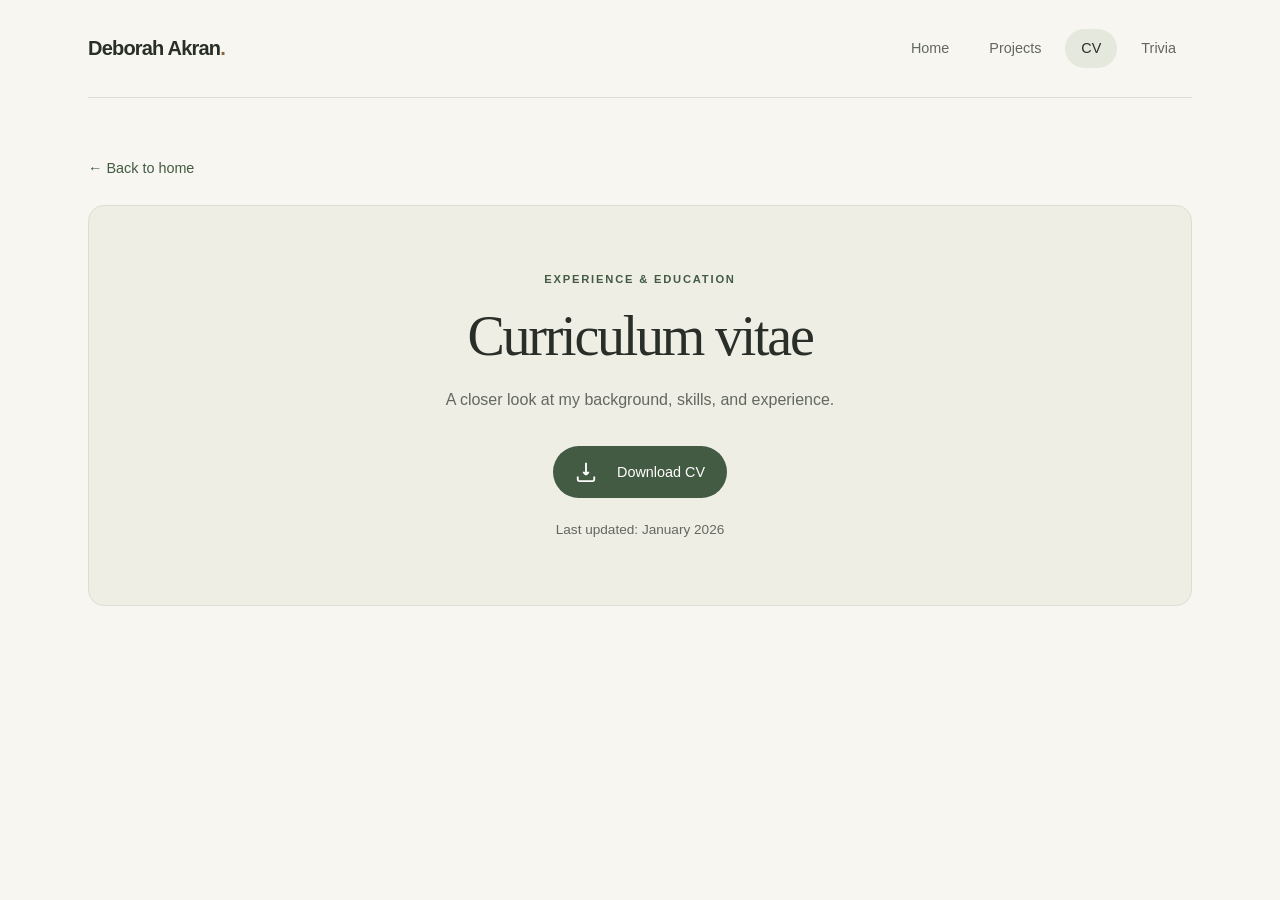
<file: cv.html>
<!DOCTYPE html>
<html lang="en">
<head>
    <meta charset="UTF-8">
    <meta name="viewport" content="width=device-width, initial-scale=1.0">
    <title>CV - Deborah Akran</title>
    <link rel="stylesheet" href="styles.css">
</head>
<body>
    <div class="container">
        <nav aria-label="Main navigation">
            <a href="index.html" class="name-title">Deborah Akran<span class="brand-dot">.</span></a>
            <div class="nav-links">
                <a href="index.html">Home</a>
                <a href="projects.html">Projects</a>
                <a href="cv.html" aria-current="page">CV</a>
                <a href="trivia.html">Trivia</a>
            </div>
        </nav>

        <a class="back-link" href="index.html">&larr; Back to home</a>

        <main id="cv" class="cv-section">
            <p class="eyebrow">Experience &amp; education</p>
            <h1 class="page-title">Curriculum vitae</h1>
            <p class="cv-intro">A closer look at my background, skills, and experience.</p>
            <a href="files/AkranDeborahRes.pdf" class="cv-download-button" download>
                <svg class="cv-icon" viewBox="0 0 24 24" fill="none" stroke="currentColor" stroke-width="2">
                    <path d="M12 2v13m0 0l-3-3m3 3l3-3M3 17v3a2 2 0 002 2h14a2 2 0 002-2v-3"/>
                </svg>
                Download CV
            </a>
            <p class="cv-description">Last updated: January 2026</p>
        </main>
    </div>
</body>
</html>
</file>
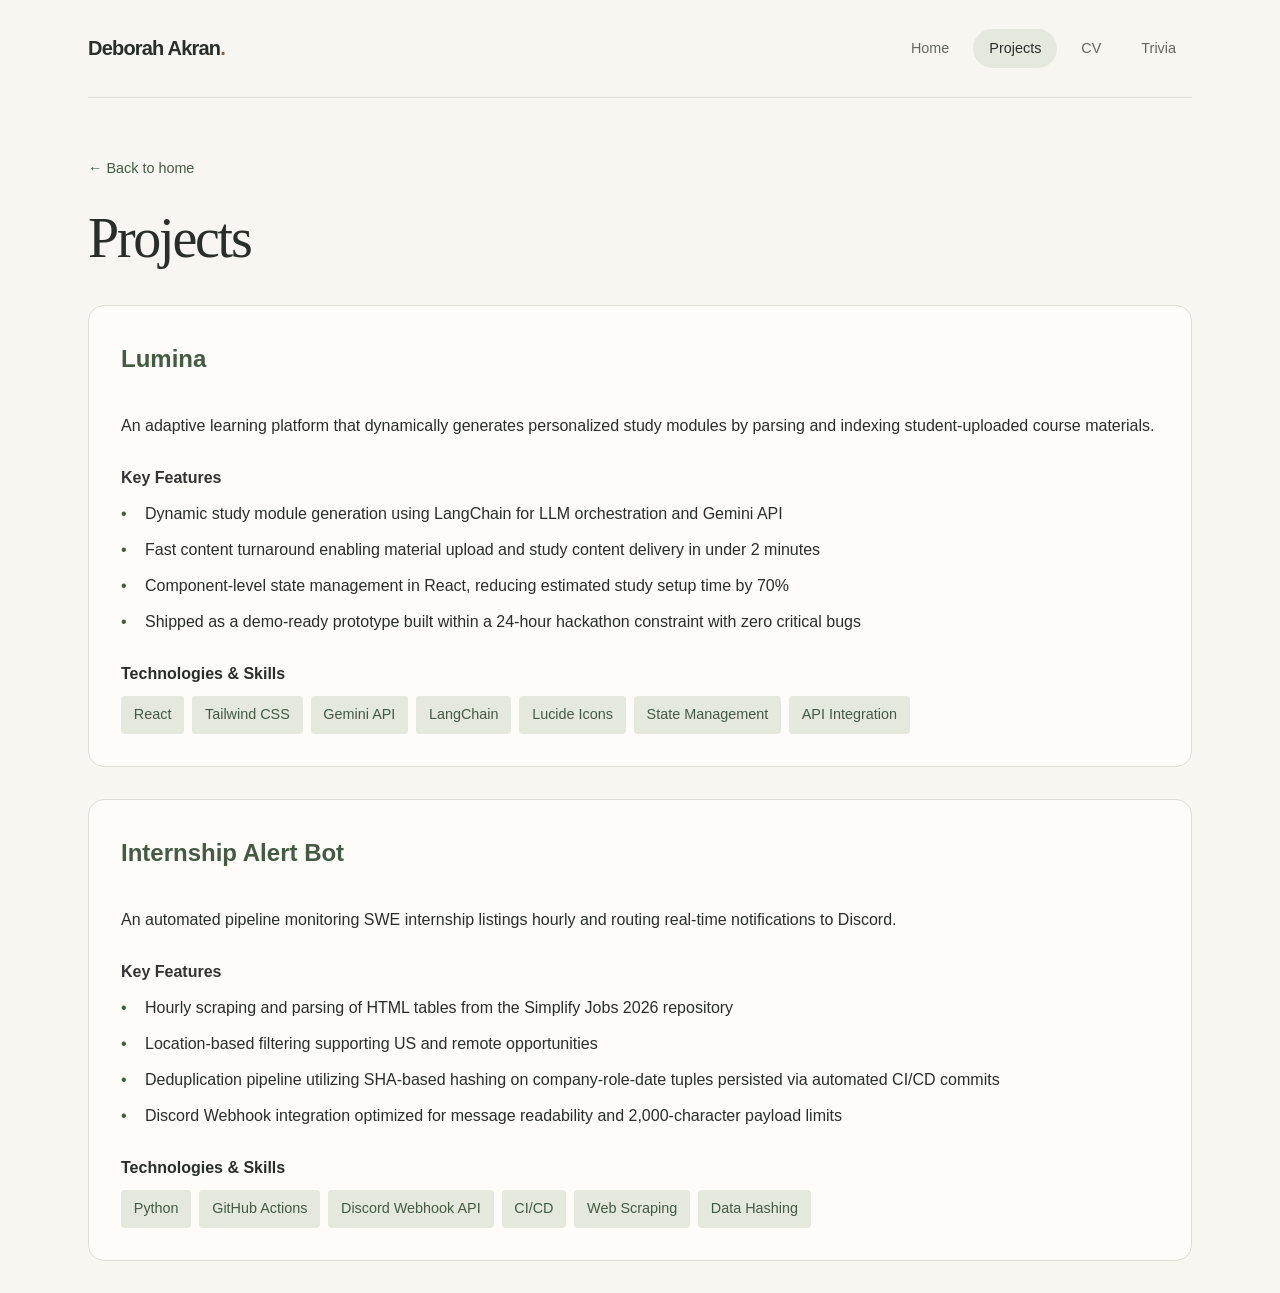
<file: projects.html>
<!DOCTYPE html>
<html lang="en">
<head>
    <meta charset="UTF-8">
    <meta name="viewport" content="width=device-width, initial-scale=1.0">
    <title>Projects - Academic Portfolio</title>
    <style>
        * {
            margin: 0;
            padding: 0;
            box-sizing: border-box;
            font-family: 'Segoe UI', Tahoma, Geneva, Verdana, sans-serif;
        }

        body {
            background-color: #ffffff;
            color: #333;
            line-height: 1.6;
        }

        .container {
            max-width: 1200px;
            margin: 0 auto;
            padding: 2rem;
        }

        .project-card {
            background: #f8f9fa;
            border-radius: 8px;
            padding: 2rem;
            margin-bottom: 2rem;
            transition: transform 0.3s ease;
            border: 1px solid #e9ecef;
        }

        .project-card:hover {
            transform: translateY(-5px);
            box-shadow: 0 4px 12px rgba(0,0,0,0.1);
        }

        .project-title {
            font-size: 1.5rem;
            color: #2196F3;
            margin-bottom: 1rem;
        }

        .project-description {
            margin-bottom: 1.5rem;
        }

        .key-features {
            margin-bottom: 1.5rem;
        }

        .key-features h4 {
            margin-bottom: 0.5rem;
            color: #333;
        }

        .key-features ul {
            list-style-type: none;
            padding-left: 0;
        }

        .key-features li {
            margin-bottom: 0.5rem;
            padding-left: 1.5rem;
            position: relative;
        }

        .key-features li::before {
            content: "•";
            color: #2196F3;
            position: absolute;
            left: 0;
        }

        .skills-section {
            margin-top: 1.5rem;
        }

        .skills-grid {
            display: flex;
            flex-wrap: wrap;
            gap: 0.5rem;
            margin-top: 0.5rem;
        }

        .skill-tag {
            background: #e3f2fd;
            color: #1976d2;
            padding: 0.4rem 0.8rem;
            border-radius: 4px;
            font-size: 0.9rem;
            font-weight: 500;
        }

        h2 {
            font-size: 2rem;
            color: #333;
            margin-bottom: 2rem;
        }

        .project-header {
            display: flex;
            align-items: center;
            gap: 1rem;
            margin-bottom: 1rem;
        }

        .project-title-group {
            flex-grow: 1;
        }

        .project-timeline {
            font-size: 0.9rem;
            color: #1976d2;
            background: #e3f2fd;
            padding: 0.4rem 0.8rem;
            border-radius: 4px;
            font-weight: 500;
            white-space: nowrap;
        }

        @media (max-width: 768px) {
            .container {
                padding: 1rem;
            }

            .project-card {
                padding: 1.5rem;
            }

            .project-header {
                flex-direction: column;
                align-items: flex-start;
                gap: 0.5rem;
            }
        }
    </style>
    <link rel="stylesheet" href="styles.css">
</head>
<body>
    <div class="container">
        <nav aria-label="Main navigation">
            <a href="index.html" class="name-title">Deborah Akran<span class="brand-dot">.</span></a>
            <div class="nav-links">
                <a href="index.html">Home</a>
                <a href="projects.html" aria-current="page">Projects</a>
                <a href="cv.html">CV</a>
                <a href="trivia.html">Trivia</a>
            </div>
        </nav>
        <a class="back-link" href="index.html">&larr; Back to home</a>
        <h1 class="page-title">Projects</h1>

        <!-- Lumina -->
        <div class="project-card">
            <div class="project-header">
                <div class="project-title-group">
                    <h3 class="project-title" href="#">Lumina</h3>
                </div>
                <!-- Timeline can be omitted or updated as needed -->
            </div>
            <div class="project-description">
                <p>An adaptive learning platform that dynamically generates personalized study modules by parsing and indexing student-uploaded course materials.</p>
            </div>
            <div class="key-features">
                <h4>Key Features</h4>
                <ul>
                    <li>Dynamic study module generation using LangChain for LLM orchestration and Gemini API</li>
                    <li>Fast content turnaround enabling material upload and study content delivery in under 2 minutes</li>
                    <li>Component-level state management in React, reducing estimated study setup time by 70%</li>
                    <li>Shipped as a demo-ready prototype built within a 24-hour hackathon constraint with zero critical bugs</li>
                </ul>
            </div>
            <div class="skills-section">
                <h4>Technologies & Skills</h4>
                <div class="skills-grid">
                    <span class="skill-tag">React</span>
                    <span class="skill-tag">Tailwind CSS</span>
                    <span class="skill-tag">Gemini API</span>
                    <span class="skill-tag">LangChain</span>
                    <span class="skill-tag">Lucide Icons</span>
                    <span class="skill-tag">State Management</span>
                    <span class="skill-tag">API Integration</span>
                </div>
            </div>
        </div>

        <!-- Internship Alert Bot -->
        <div class="project-card">
            <div class="project-header">
                <div class="project-title-group">
                    <h3 class="project-title">Internship Alert Bot</h3>
                </div>
                <!-- Timeline can be omitted or updated as needed -->
            </div>
            <div class="project-description">
                <p>An automated pipeline monitoring SWE internship listings hourly and routing real-time notifications to Discord.</p>
            </div>
            <div class="key-features">
                <h4>Key Features</h4>
                <ul>
                    <li>Hourly scraping and parsing of HTML tables from the Simplify Jobs 2026 repository</li>
                    <li>Location-based filtering supporting US and remote opportunities</li>
                    <li>Deduplication pipeline utilizing SHA-based hashing on company-role-date tuples persisted via automated CI/CD commits</li>
                    <li>Discord Webhook integration optimized for message readability and 2,000-character payload limits</li>
                </ul>
            </div>
            <div class="skills-section">
                <h4>Technologies & Skills</h4>
                <div class="skills-grid">
                    <span class="skill-tag">Python</span>
                    <span class="skill-tag">GitHub Actions</span>
                    <span class="skill-tag">Discord Webhook API</span>
                    <span class="skill-tag">CI/CD</span>
                    <span class="skill-tag">Web Scraping</span>
                    <span class="skill-tag">Data Hashing</span>
                </div>
            </div>
        </div>
    </div>
</body>
</html>
</file>
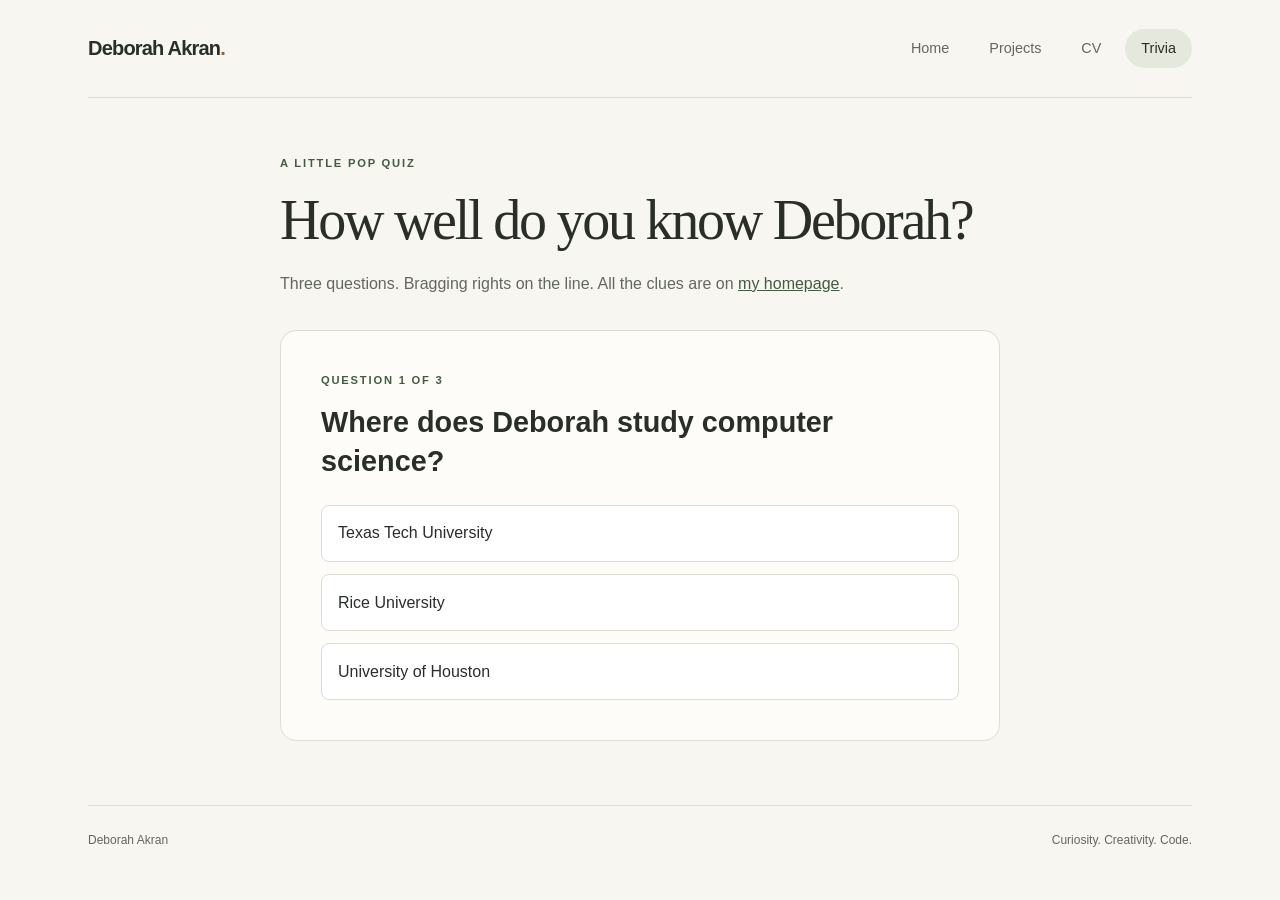
<file: trivia.html>
<!DOCTYPE html>
<html lang="en">
<head>
    <meta charset="UTF-8">
    <meta name="viewport" content="width=device-width, initial-scale=1.0">
    <title>Deborah Trivia - Deborah Akran</title>
    <link rel="stylesheet" href="styles.css">
    <script src="trivia.js" defer></script>
</head>
<body>
    <div class="container">
        <nav aria-label="Main navigation">
            <a href="index.html" class="name-title">Deborah Akran<span class="brand-dot">.</span></a>
            <div class="nav-links">
                <a href="index.html">Home</a>
                <a href="projects.html">Projects</a>
                <a href="cv.html">CV</a>
                <a href="trivia.html" aria-current="page">Trivia</a>
            </div>
        </nav>
        <main class="trivia-page">
            <p class="eyebrow">A little pop quiz</p>
            <h1 class="page-title">How well do you know Deborah?</h1>
            <p class="trivia-intro">Three questions. Bragging rights on the line. All the clues are on <a href="index.html">my homepage</a>.</p>
            <noscript><p>Please enable JavaScript to play the quiz.</p></noscript>
            <section id="quiz" class="quiz-card" aria-label="Deborah trivia" hidden>
                <p id="progress" class="eyebrow"></p>
                <h2 id="question" tabindex="-1"></h2>
                <div id="answers" class="quiz-answers" role="group" aria-labelledby="question"></div>
                <p id="feedback" class="quiz-feedback" role="status"></p>
                <button id="next" class="button" type="button" hidden>Next question &rarr;</button>
            </section>
            <section id="tip" class="quiz-card tip-card" aria-labelledby="tip-heading" hidden>
                <p class="eyebrow">Quiz complete · Checkout time</p>
                <p id="score" class="quiz-score"></p>
                <h2 id="tip-heading" tabindex="-1">Add a tip?</h2>
                <p>The screen is just going to ask you a quick question…</p>
                <p class="pretend-note">Just for fun. No payment, no charge, only imaginary gratitude.</p>
                <div class="tip-options" role="group" aria-label="Choose a pretend tip">
                    <button type="button" data-tip="15">15%<span>Nice quiz!</span></button>
                    <button type="button" data-tip="20">20%<span>Big fan.</span></button>
                    <button type="button" data-tip="25">25%<span>Deborah for president.</span></button>
                </div>
                <button type="button" class="no-tip" data-tip="0">No tip</button>
            </section>
            <section id="receipt" class="quiz-card tip-card" aria-labelledby="receipt-heading" hidden>
                <p class="eyebrow">Your imaginary receipt</p>
                <h2 id="receipt-heading" tabindex="-1">Thanks for playing!</h2>
                <p id="tip-message"></p>
                <p class="pretend-note">Total charged: $0.00. Always.</p>
                <button id="restart" class="button" type="button">Play again</button>
                <a class="text-link" href="index.html">Back to Deborah's homepage</a>
            </section>
        </main>
        <footer>Deborah Akran <span>Curiosity. Creativity. Code.</span></footer>
    </div>
</body>
</html>
</file>
<file: styles.css>
:root {
    color-scheme: light;
    --ink: #292e29;
    --muted: #63685f;
    --accent: #435a43;
    --line: #dcded3;
}
* { box-sizing: border-box; margin: 0; padding: 0; }
body { background: #f7f6f0; color: var(--ink); font-family: 'Segoe UI', sans-serif; line-height: 1.75; }
a { color: var(--accent); }
a:focus-visible { outline: 3px solid #8a643c; outline-offset: 5px; }
.container { max-width: 1200px; margin: auto; padding: 0 3rem; }
nav { display: flex; justify-content: space-between; align-items: center; gap: 1.5rem; padding: 1.8rem 0; border-bottom: 1px solid var(--line); margin-bottom: 3.5rem; }
.name-title { color: var(--ink); text-decoration: none; font-size: 1.25rem; font-weight: 650; letter-spacing: -.04em; }
.brand-dot { color: #8a643c; }
.nav-links { display: flex; gap: .5rem; }
.nav-links a { color: var(--muted); text-decoration: none; padding: .45rem 1rem; border-radius: 30px; font-size: .9rem; }
.nav-links a:hover, .nav-links a[aria-current="page"] { background: #e5e8dd; color: var(--ink); }
.profile-section { display: grid; grid-template-columns: 300px minmax(0, 1fr); gap: 4.5rem; align-items: start; padding-bottom: 4rem; }
.profile-sidebar { background: #eeeee4; border: 1px solid var(--line); border-radius: 160px 160px 16px 16px; padding: 1.25rem; }
.profile-image { display: block; width: 100%; aspect-ratio: 1 / 1.12; object-fit: cover; border-radius: 140px 140px 10px 10px; margin-bottom: 1.5rem; }
.eyebrow { font-size: .7rem; text-transform: uppercase; letter-spacing: .16em; font-weight: 650; color: var(--accent); margin-bottom: .8rem; }
.profile-sidebar .eyebrow { font-size: .62rem; letter-spacing: .1em; }
.profile-sidebar h1 { font-family: Georgia, serif; font-size: 1.9rem; font-weight: 400; letter-spacing: -.04em; line-height: 1.2; }
.interests { color: var(--muted); font-size: .85rem; margin: .8rem 0 1.3rem; }
.social-links { border-top: 1px solid var(--line); padding-top: .8rem; display: flex; flex-direction: column; gap: .15rem; }
.social-link { display: flex; align-items: center; gap: .65rem; padding: .45rem .25rem; font-size: .8rem; text-decoration: none; color: var(--ink); border-radius: 5px; }
a.social-link:hover { background: #e0e4d6; }
.social-link i { width: 18px; text-align: center; color: var(--accent); }
.ttu-logo { width: 18px; height: 18px; object-fit: contain; }
.main-content { padding-top: 1rem; }
.main-content h2 { font-family: Georgia, 'Times New Roman', serif; font-size: clamp(2.8rem, 5vw, 4.5rem); font-weight: 400; line-height: 1.08; letter-spacing: -.055em; margin-bottom: 1.5rem; }
.intro { font-size: 1.15rem; color: var(--accent); max-width: 32rem; margin-bottom: 2rem; }
.content-block { font-size: .95rem; color: var(--muted); margin-bottom: 1.1rem; }
.highlight-link { color: var(--accent); text-underline-offset: 3px; }
.page-actions { display: flex; align-items: center; flex-wrap: wrap; gap: 1.6rem; margin-top: 2rem; }
.button, .cv-download-button { display: inline-flex; align-items: center; justify-content: center; gap: 1.25rem; background: var(--accent); color: white; padding: .85rem 1.4rem; border-radius: 30px; text-decoration: none; font-size: .9rem; }
.button:hover, .cv-download-button:hover { background: #2c402e; }
.text-link { font-size: .9rem; text-underline-offset: 5px; }
footer { border-top: 1px solid var(--line); padding: 1.5rem 0; display: flex; justify-content: space-between; gap: 1rem; font-size: .75rem; color: var(--muted); }
.back-link { display: inline-block; margin-bottom: 1.5rem; text-decoration: none; font-size: .9rem; }
.back-link:hover { text-decoration: underline; text-underline-offset: 4px; }
.page-title { font-family: Georgia, serif; font-size: clamp(2.5rem, 5vw, 3.5rem); font-weight: 400; letter-spacing: -.04em; line-height: 1.2; margin-bottom: 2rem; }
.cv-section { text-align: center; padding: 4rem 2rem; margin-bottom: 3rem; background: #eeeee4; border: 1px solid var(--line); border-radius: 16px; }
.cv-section .page-title { margin-bottom: 1rem; }
.cv-intro { margin-bottom: 2rem; color: var(--muted); }
.cv-icon { width: 22px; height: 22px; }
.cv-description { margin-top: 1.2rem; color: var(--muted); font-size: .85rem; }
.project-card { background: #fdfcf8; border-color: var(--line); border-radius: 16px; }
.project-title, .key-features li::before { color: var(--accent); }
.skill-tag, .project-timeline { background: #e5e8dd; color: var(--accent); }
@media (max-width: 850px) {
    .container { padding: 0 1.5rem; }
    .profile-section { grid-template-columns: 250px minmax(0, 1fr); gap: 2rem; }
    .cv-grid { grid-template-columns: 1fr; gap: 3rem; }
    .cv-side-col { border-top: 1px solid var(--line); padding-top: 3rem; }
}
@media (max-width: 640px) {
    nav { flex-wrap: wrap; gap: .8rem; margin-bottom: 2rem; padding: 1.2rem 0; }
    .nav-links { gap: .2rem; }
    .nav-links a { padding: .45rem .75rem; }
    .profile-section { grid-template-columns: 1fr; gap: 2.5rem; }
    .profile-sidebar { width: 100%; max-width: 320px; justify-self: center; }
    .main-content { padding-top: 0; }
    .cv-section { padding: 2.5rem 1rem; }
    footer { flex-wrap: wrap; }
}
@media (prefers-reduced-motion: reduce) {
    *, *::before, *::after { transition: none !important; }
    .project-card:hover { transform: none; }
}

/* CV Page Styles */
.cv-layout { padding-bottom: 4rem; }
.cv-header { border-bottom: 1px solid var(--line); padding-bottom: 2.5rem; margin-bottom: 3.5rem; }
.cv-header .page-title { margin-bottom: .5rem; }
.cv-actions { margin-top: 1.5rem; display: flex; gap: 1rem; }
.cv-grid { display: grid; grid-template-columns: minmax(0, 1fr) 280px; gap: 4.5rem; }
.cv-main-col { display: flex; flex-direction: column; gap: 3rem; }
.cv-side-col { display: flex; flex-direction: column; gap: 3rem; }
.cv-block { display: flex; flex-direction: column; gap: 1.5rem; }
.cv-section-title { font-family: Georgia, serif; font-size: 1.5rem; font-weight: 400; color: var(--accent); border-bottom: 1px solid var(--line); padding-bottom: .5rem; margin-bottom: .5rem; }
.cv-item { display: flex; flex-direction: column; gap: .5rem; }
.cv-item-header { display: flex; justify-content: space-between; align-items: baseline; gap: 1rem; }
.cv-item-title { font-size: 1.1rem; font-weight: 650; color: var(--ink); }
.cv-item-date { font-size: .85rem; color: var(--muted); font-weight: 500; white-space: nowrap; }
.cv-item-subtitle { font-size: .9rem; color: var(--accent); font-weight: 500; }
.cv-item-bullets { padding-left: 1.25rem; font-size: .9rem; color: var(--muted); display: flex; flex-direction: column; gap: .4rem; }
.cv-item-bullets li { list-style-type: square; }
.skill-category { display: flex; flex-direction: column; gap: .5rem; margin-bottom: 1rem; }
.skill-cat-title { font-size: .85rem; text-transform: uppercase; letter-spacing: .08em; color: var(--ink); font-weight: 650; }
.skills-list { display: flex; flex-wrap: wrap; gap: .4rem; }
.skills-list .skill-tag { padding: .3rem .75rem; font-size: .8rem; border-radius: 4px; }
.cv-contact-list { list-style: none; display: flex; flex-direction: column; gap: .75rem; font-size: .85rem; color: var(--muted); }
.cv-contact-list i { color: var(--accent); width: 16px; margin-right: .5rem; }

/* Deborah trivia */
.trivia-page { max-width: 720px; margin: 0 auto; padding-bottom: 4rem; }
.trivia-page .page-title { margin-bottom: 1rem; }
.trivia-intro { color: var(--muted); margin-bottom: 2rem; }
.quiz-card { padding: clamp(1.25rem, 4vw, 2.5rem); background: #fdfcf8; border: 1px solid var(--line); border-radius: 16px; }
.quiz-card[hidden], .quiz-card [hidden] { display: none; }
.quiz-card h2 { font-size: clamp(1.35rem, 3vw, 1.8rem); line-height: 1.35; margin-bottom: 1.5rem; }
.quiz-card button { font: inherit; cursor: pointer; min-height: 48px; }
.quiz-card button:focus-visible { outline: 3px solid #8a643c; outline-offset: 4px; }
.quiz-card .button { border: 0; }
.quiz-answers { display: grid; gap: .75rem; }
.quiz-answers button, .no-tip { border: 1px solid var(--line); border-radius: 8px; background: white; color: var(--ink); padding: .85rem 1rem; text-align: left; }
.quiz-answers button:hover:not([aria-disabled]) { background: #eeeee4; border-color: var(--accent); }
.quiz-answers button[aria-disabled] { cursor: default; }
.quiz-answers .answer-correct { background: #e5eddf; border-color: #435a43; }
.quiz-answers .answer-incorrect { background: #f8e8df; border-color: #a56642; }
.quiz-feedback { margin: 1.25rem 0; color: var(--accent); }
.quiz-feedback:empty { margin: 0; }
.tip-card { text-align: center; }
.tip-card h2 { font-size: 2.3rem; margin: 1rem 0 .5rem; }
.quiz-score { color: var(--accent); font-weight: 600; }
.pretend-note { color: var(--muted); font-size: .85rem; margin: 1rem 0 1.5rem; }
.tip-options { display: grid; grid-template-columns: repeat(3, 1fr); gap: .75rem; }
.tip-options button { border: 0; border-radius: 8px; padding: 1.25rem .5rem; background: var(--accent); color: white; font-size: 1.75rem; font-weight: 600; }
.tip-options button:hover { background: #2c402e; }
.tip-options span { display: block; font-size: .75rem; font-weight: 400; margin-top: .4rem; }
.no-tip { width: 100%; text-align: center; margin-top: .75rem; }
.no-tip:hover { background: #eeeee4; }
#receipt .text-link { display: block; margin-top: 1.25rem; }
@media (max-width: 400px) {
    .tip-options { gap: .4rem; }
    .tip-options button { font-size: 1.4rem; }
    .tip-options span { font-size: .7rem; }
}
</file>
